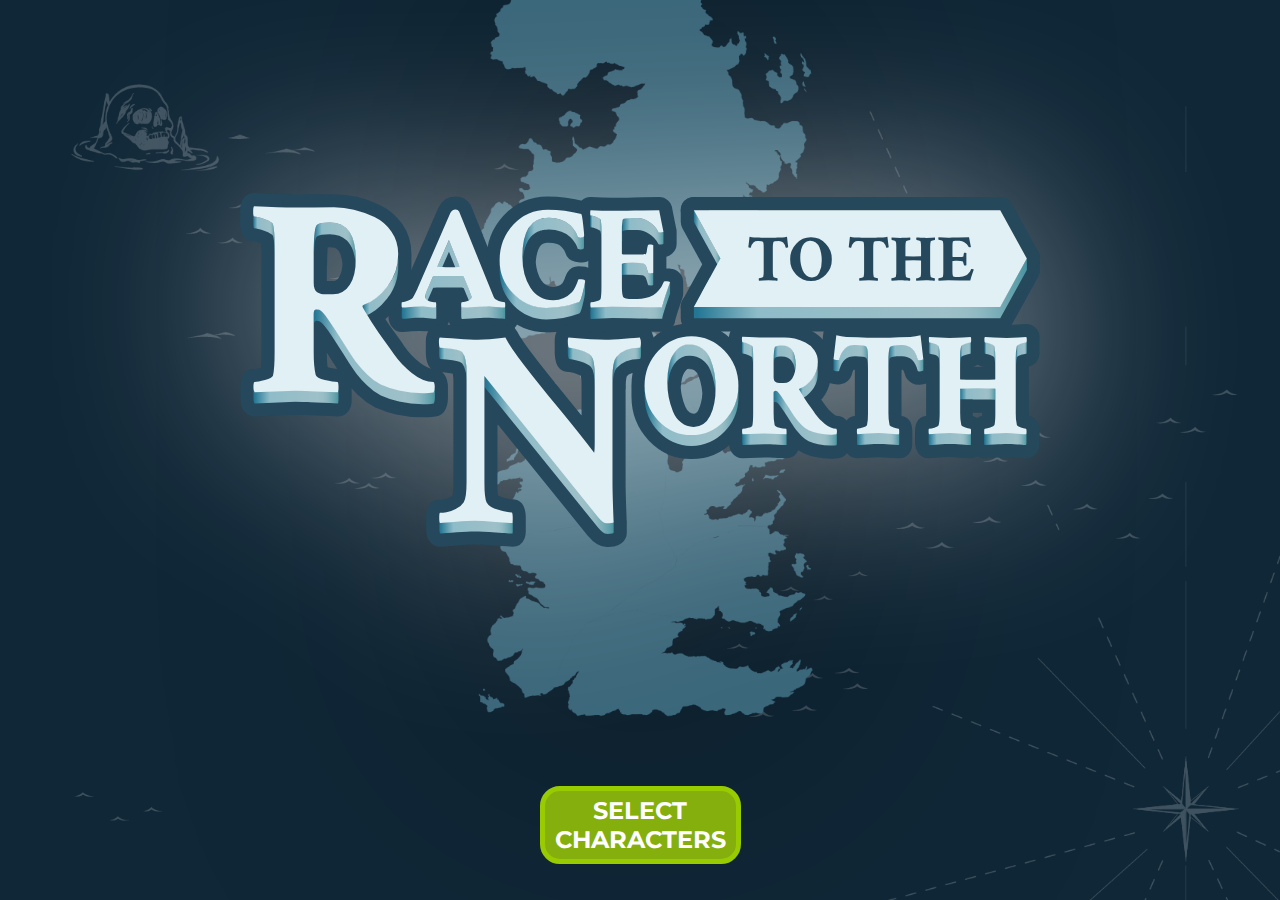
<file: index.html>
<!DOCTYPE html>
<html lang="en">

<head>
	<meta charset="utf-8">
	<title>RttN boardgame</title>
	<meta name="author" content="Fredrik Hovde">
	<meta name="description" content="GoT Boardgame - Noroff FEU2 semester project">
	<meta name="viewport" content="width=device-width, initial-scale=1.0">
    <link rel="preconnect" href="https://fonts.gstatic.com">
    <link href="https://fonts.googleapis.com/css2?family=Montserrat:wght@400;900&display=swap" rel="stylesheet">
	<link rel="stylesheet" href="css/styles.css">
	<link rel="icon" type="image/x-icon" href=""/>
</head>

<body>
	<main>
        <div class="modal" id="modal">
            <div id="charSelect" class="modalContent">
                <h3 id="modalHeading" class="modalHeading">Select Player 1</h3>
            </div>
       </div>
        <div class="board">
            <div class="mapBox">
                <svg xmlns="http://www.w3.org/2000/svg" xmlns:xlink="http://www.w3.org/1999/xlink" class="map" viewBox="0 0 1242 2208">
                <g>
                    <g id="game_gfx">
                        <g id="map">
                            <image href="gfx/splash.png" height="100%" width="100%"/>
                        </g>
                    </g>
                </g>
                </svg>
            </div>
            <div class="controls">
                <button role="button" class="characterBtn" id="characterBtn" aria-label="Roll dice">Select characters</button>
            </div>
            <div class="logoContainer">
                <img src="gfx/logo.svg" class="logo"/>
            </div>
        </div>
	</main>
	<script type="text/javascript" src="js/charselect.js"></script>
	<!-- <script type="text/javascript" src="js/game.js"></script> -->
</body>

</html>
</file>
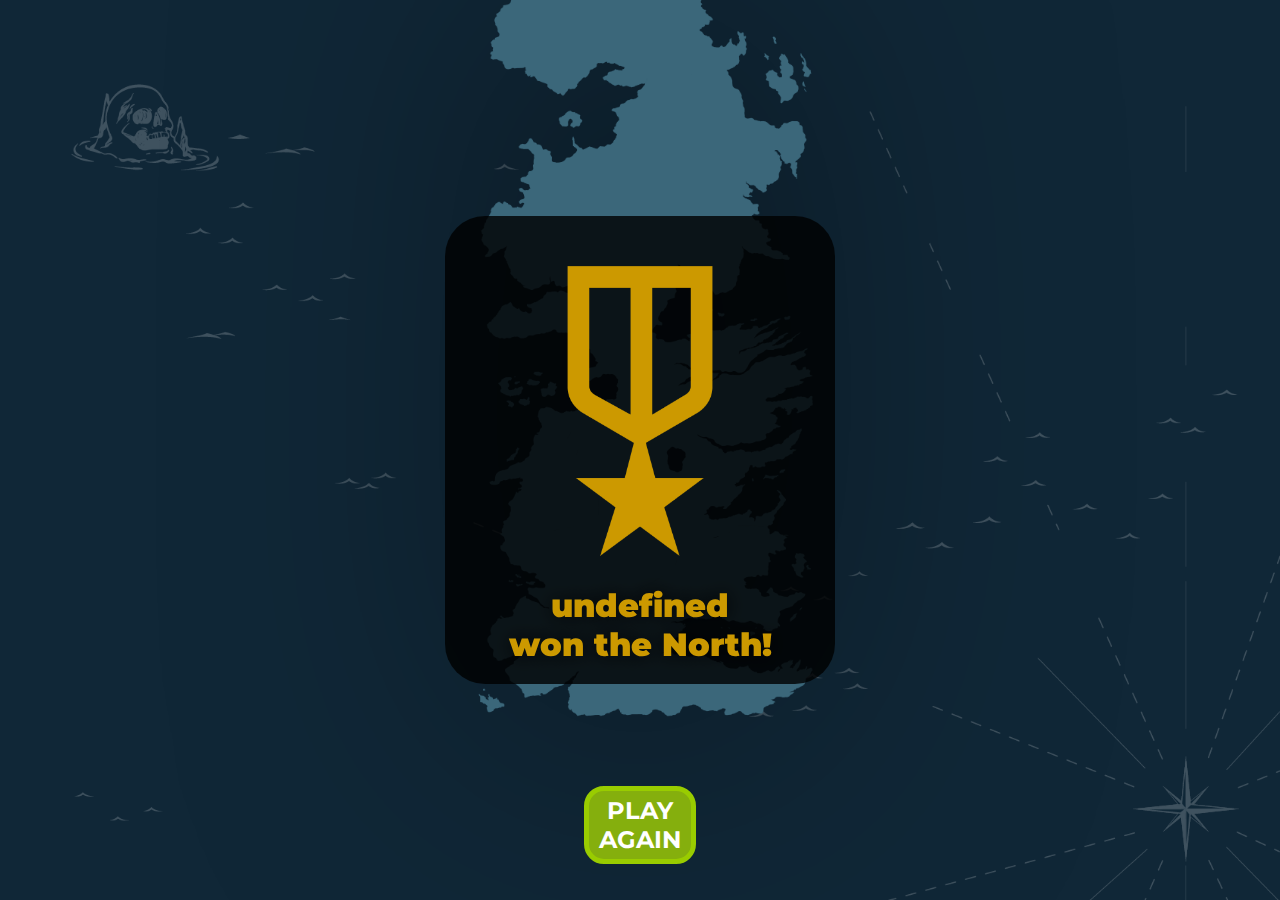
<file: win.html>
<!DOCTYPE html>
<html lang="en">

<head>
	<meta charset="utf-8">
	<title>RttN boardgame</title>
	<meta name="author" content="Fredrik Hovde">
	<meta name="description" content="GoT Boardgame - Noroff FEU2 semester project">
	<meta name="viewport" content="width=device-width, initial-scale=1.0">
    <link rel="preconnect" href="https://fonts.gstatic.com">
    <link href="https://fonts.googleapis.com/css2?family=Montserrat:wght@400;900&display=swap" rel="stylesheet">
	<link rel="stylesheet" href="css/styles.css">
	<link rel="icon" type="image/x-icon" href=""/>
</head>

<body>
	<main>
        <div class="board">
            <div class="mapBox">
                <svg xmlns="http://www.w3.org/2000/svg" xmlns:xlink="http://www.w3.org/1999/xlink" class="map" viewBox="0 0 1242 2208">
                <g>
                    <g id="game_gfx">
                        <g id="map">
                            <image href="gfx/splash.png" height="100%" width="100%"/>
                        </g>
                    </g>
                </g>  
                </svg>
            </div>
            <div class="controls">
                <a role="button" class="characterBtn" aria-label="Play again" href="index.html">Play again</a>
            </div>
            <div id="winnerDisplay" class="bonus" style="opacity: 1;">
                <p>YOU WON THE GAME!#!!!1!</p>
                <p>Insert ROFLchopter HERE</p>
            </div>
        </div>

	</main>
	<script type="text/javascript" src="js/winner.js"></script>
</body>

</html>
</file>
<file: css/styles.css>
body {
    color: #fff;
    margin: 0 auto;
    font-size: 10px;
    font-family: 'Montserrat', sans-serif;
    width: 100%;
    background-color: #102737;
    background-image: url('/gfx/bg.png'), url('/gfx/bg2.png');
    background-position: bottom right, left top;
    background-size: contain;
    background-repeat: no-repeat;
}
main {
    width: 100%;
}
.logo {
    width: 100%;
    max-width: 800px;
    align-self: center;
    justify-self: center;
    -webkit-filter: drop-shadow( 0px 0px 100px rgba(0, 0, 0, .5));
    filter: drop-shadow( 0px 0px 100px rgba(255, 255, 255, .5));
}
.logoContainer {
    display: grid;
    opacity: 1;
    position: fixed;
    padding: 10px;
    min-height: 80%;
    width: 90%;
    gap: 10px;
    justify-self: center;
}
.board {
    display: grid;
    height: 100vh;
    width: 100%;
    overflow:hidden;
}
.controls {
    display: grid;
    justify-self: center;
    height: 10%;
    max-width: 500px;
    padding: 0 10px;
    gap: 10px;
    grid-template-columns: 3fr 1fr 3fr;
    margin-top: -50px;
    z-index: 98;
}
.characterBtn {
    color: #fff;
    padding: 5px 10px;
    background-color: #85af0d;
    border: 5px solid #99CC00;
    border-radius: 20px;
    font-size: 1.5rem;
    font-weight: bold;
    font-family: 'Montserrat', sans-serif;
    text-transform: uppercase;
    text-decoration: none;
    text-align: center;
    grid-column: 2;
}
.characterBtn:hover {
    background-color: #102737;
    border-color: #3b677a;
    cursor: pointer;
}
.playBtn, .playBtn:focus {
    flex: 0 0 70px;
    color: #fff;
    margin: 0 2%;
    padding: 0;
    width: 80px;
    height: 80px;
    background-image: url('../gfx/icons/dice_3d.png');
    background-size: contain;
    background-position: center;
    background-repeat: no-repeat;
    background-color: #85af0d;
    border: 5px solid #99CC00;
    border-radius: 50%;
}
.playBtn:hover {
    cursor: pointer;
    box-shadow: 0px 0px 10px 1px #3b677a;
}
.playBtn:disabled {
    background-color: #808080;
    border-color: #b3b3b3;
    box-shadow: none; 
}
@media only screen and (min-width: 800px) {
    .playBtn, .playBtn:focus {
        width: 100px;
        height: 100px;
    }
}
.playersTurn {
    font-size: 1rem;
    text-align: right;
    align-self: center;
}
@media only screen and (min-width: 800px) {
    .playersTurn {
        font-size: 1.2rem;
    }
}
.map {
    height: 100%;
    min-height: 90vh;
    max-width: 150%;
    justify-self: center;
    top: 0;
    margin-bottom: -10px;
    -webkit-filter: drop-shadow( 0px 0px 150px rgba(0, 0, 0, .5));
    filter: drop-shadow( 0px 0px 150px rgba(0, 0, 0, .5));
}
.mapBox {
    display: grid;
    justify-content: center;
}
.token {
    -webkit-transition: 2s ease-in-out;
    -moz-transition: 2s ease-in-out;
    -ms-transition: 2s ease-in-out;
    -o-transition: 2s ease-in-out;
    transition: 2s ease-in-out;
}
.diceDisplay {
    font-size: 4rem;
    font-weight: 900;
    opacity: 0;
    color: #99CC00;
    align-self: center;
    -webkit-transition: opacity 1s ease-in-out;
    -moz-transition: opacity 1s ease-in-out;
    -ms-transition: opacity 1s ease-in-out;
    -o-transition: opacity 1s ease-in-out;
    transition: opacity 1s ease-in-out;
}
.bonus {
    display: grid;
    position: fixed;
    min-width: 200px;
    max-width: 350px;
    align-self: center;
    justify-self: center;
    opacity: 0;
    z-index: 94;
    padding: 20px;
    height: auto;
    text-align: center;
    font-size: 2rem;
    font-weight: 900;
    color: #cc9900;
    border-radius: 40px;
    text-shadow: 0px 0px 20px #000;
    // PEW
    -webkit-transition: opacity 1s ease-in-out;
    -moz-transition: opacity 1s ease-in-out;
    -ms-transition: opacity 1s ease-in-out;
    -o-transition: opacity 1s ease-in-out;
    transition: opacity 1s ease-in-out;
    background-color: rgba(0,0,0,0.8);
}
.bonusDice {
    max-width:100px; 
    margin:0 auto;
}
@media only screen and (min-width: 540px) {
    .bonusDice {
        max-width: 100%;
    }
}
.fade {
    opacity: 1;
}
.modal {
    z-index: 99;
    display: none;
    position: absolute;
    width: 100%;
    height: 100%;
    background-color: rgba(0,0,0,0.5);
    align-self: center;
}
.modalContent {
    background-color: #24475b;
    margin: 2% auto;
    padding: 20px;
    border: 10px solid #3b677a;
    border-radius: 40px;
    width: 75%;
    text-align: center;
    max-width: 650px;
}
.modalHeading {
    font-size: 1.7rem;
    text-transform: uppercase;
    margin-top: 10px;
}
.modalText {
    font-size: 1rem;
    padding: 0 10% 5% 10%;
}
@media only screen and (min-width: 540px) {
    .modalHeading {
        font-size: 3rem;
    }
    .modalText {
        font-size: 2rem;
    }
}
.modalIcon {
    max-width:
}
.modalClose {
    width: 100%;
    color: #ffffff;
    text-align: right;
    font-size: 50px;
    font-weight: bold;
    display: block;
}
.modalClose:hover, .modalClose:focus {
    color: #000000;
    text-decoration: none;
    cursor: pointer;
}
.charContainer {
    display: grid;
    grid-template-columns: repeat(2, minmax(0, 1fr));
    gap: 10px;
}
@media only screen and (min-width: 540px) {
    .charContainer {
        grid-template-columns: repeat(3, minmax(0, 1fr));
    }
}
@media only screen and (min-width: 680px) {
    .charContainer {
        grid-template-columns: repeat(4, minmax(0, 1fr));
    }
}
@media only screen and (min-width: 850px) {
    .charContainer {
        grid-template-columns: repeat(5, minmax(0, 1fr));
    }
}
.charContent {
    display: grid;
    border-radius: 20px;
    padding: 10px;
    background: #3b677a;
    align-items: end;
}
.charContent:hover {
    background: #102737;
    cursor: pointer;
}
.charImg {
    width: 100%;
    min-width: 95px;
}
.charHeading {
    text-align: center;
    font-size: 1rem;
    margin: 0;
    padding-bottom:5px;
}
</file>
